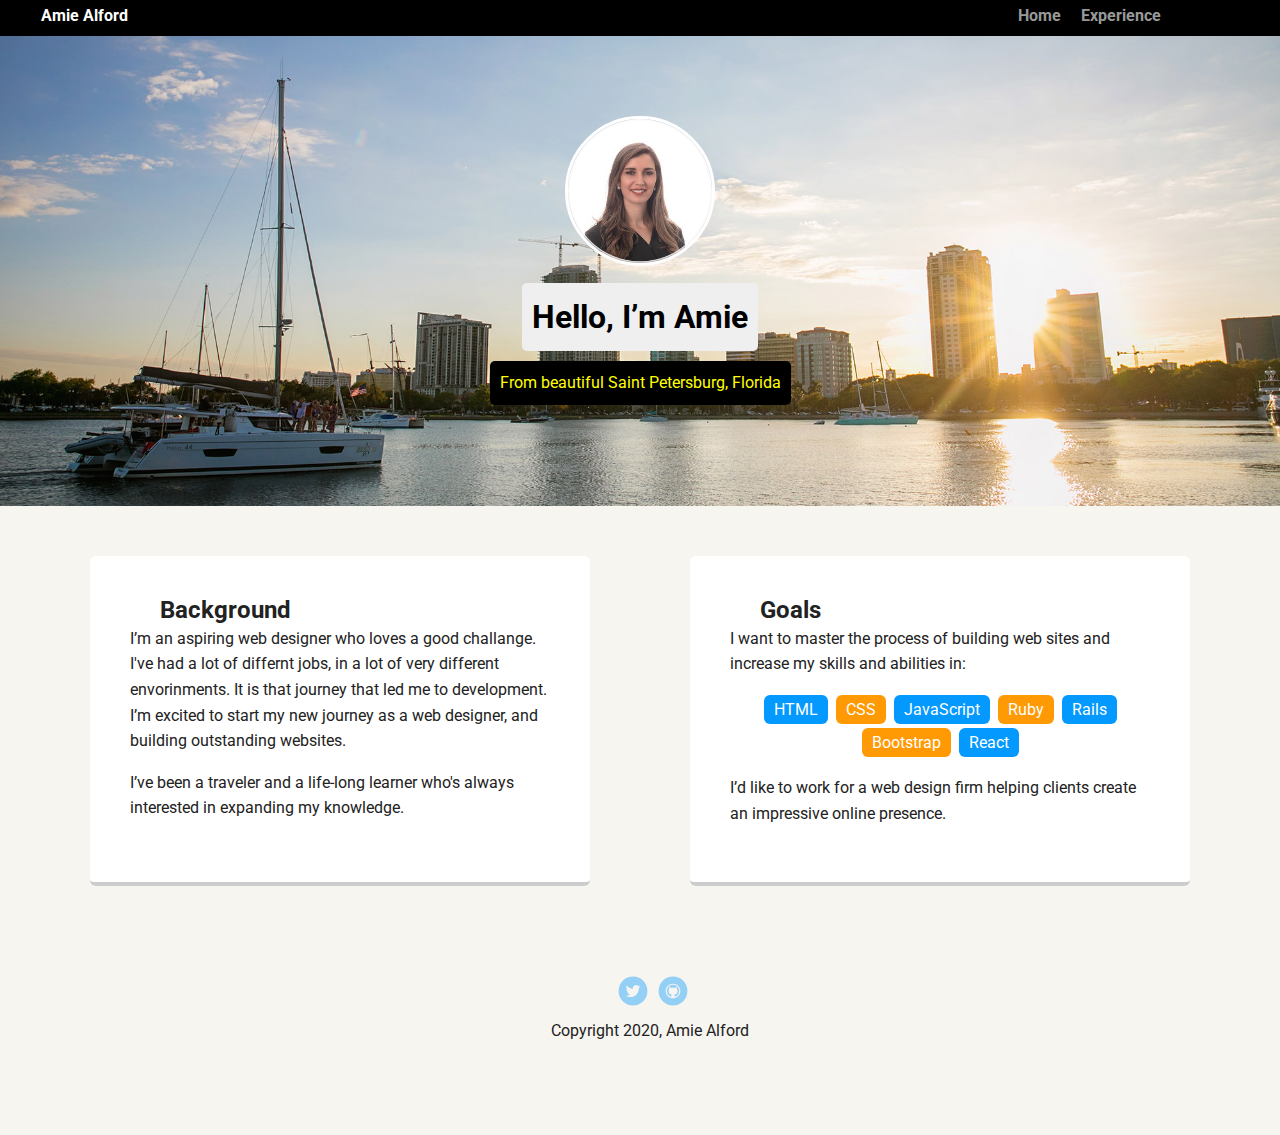
<file: portfolio_update_01/index.html>
<!doctype html>
<html lang="en">
<head>
  <meta charset="utf-8">
  <title>Amie Alford's Profile</title>
  <meta name="viewport" content="width=device-width, initial-scale=1.0">
  <link rel="stylesheet" type="text/css" href="styles.css">
  <link href="https://fonts.googleapis.com/css?family=Muli%7CRoboto:400,300,500,700,900" rel="stylesheet"></head>
  <body>

    <div class="main-nav">
        <ul class="nav">
          <li class="name">Amie Alford</li>
          <li><a href="index.html">Home</a></li>
          <li><a href="experience.html">Experience</a></li>
        </ul>
    </div>

    <header class="header">
      <img src="images/profile.png" alt="Profile Picture" class="profile-image">
      <h1 class="tag name">Hello, I’m Amie</h1>
      <p class="tag location"> From beautiful Saint Petersburg, Florida</p>
    </header>

    <main class="flex">
      <div class="card">
        <h2>Background</h2>
        <p>I’m an aspiring web designer who loves a good challange. I've had a lot of differnt jobs, in a lot of very different envorinments. It is that journey that led me to development. I’m excited to start my new journey as a web designer, and building outstanding websites.</p>
        <p>I’ve been a traveler and a life-long learner who's always interested in expanding my knowledge.</p>
      </div> 

      <div class="card">
        <h2>Goals</h2>
        <p>I want to master the process of building web sites and increase my skills and abilities in:</p>
        <ul class="skills">
          <li>HTML</li>
          <li>CSS</li>
          <li>JavaScript</li>
          <li>Ruby</li>
          <li>Rails</li>
          <li>Bootstrap</li>
          <li>React</li>
        </ul>
        <p>I’d like to work for a web design firm helping clients create an impressive online presence.</p>
      </div> 

    </main>
    <footer>
      <ul>
        <li><a href="https://twitter.com/amiealford" class="social twitter" target="_blank">Twitter</a></li>
        <li><a href="https://github.com/amiealford" class="social github" target="_blank">Github</a></li>
      </ul>
      <p class="copyright">Copyright 2020, Amie Alford</p>
    </footer>
  </body>
  </html>
</file>
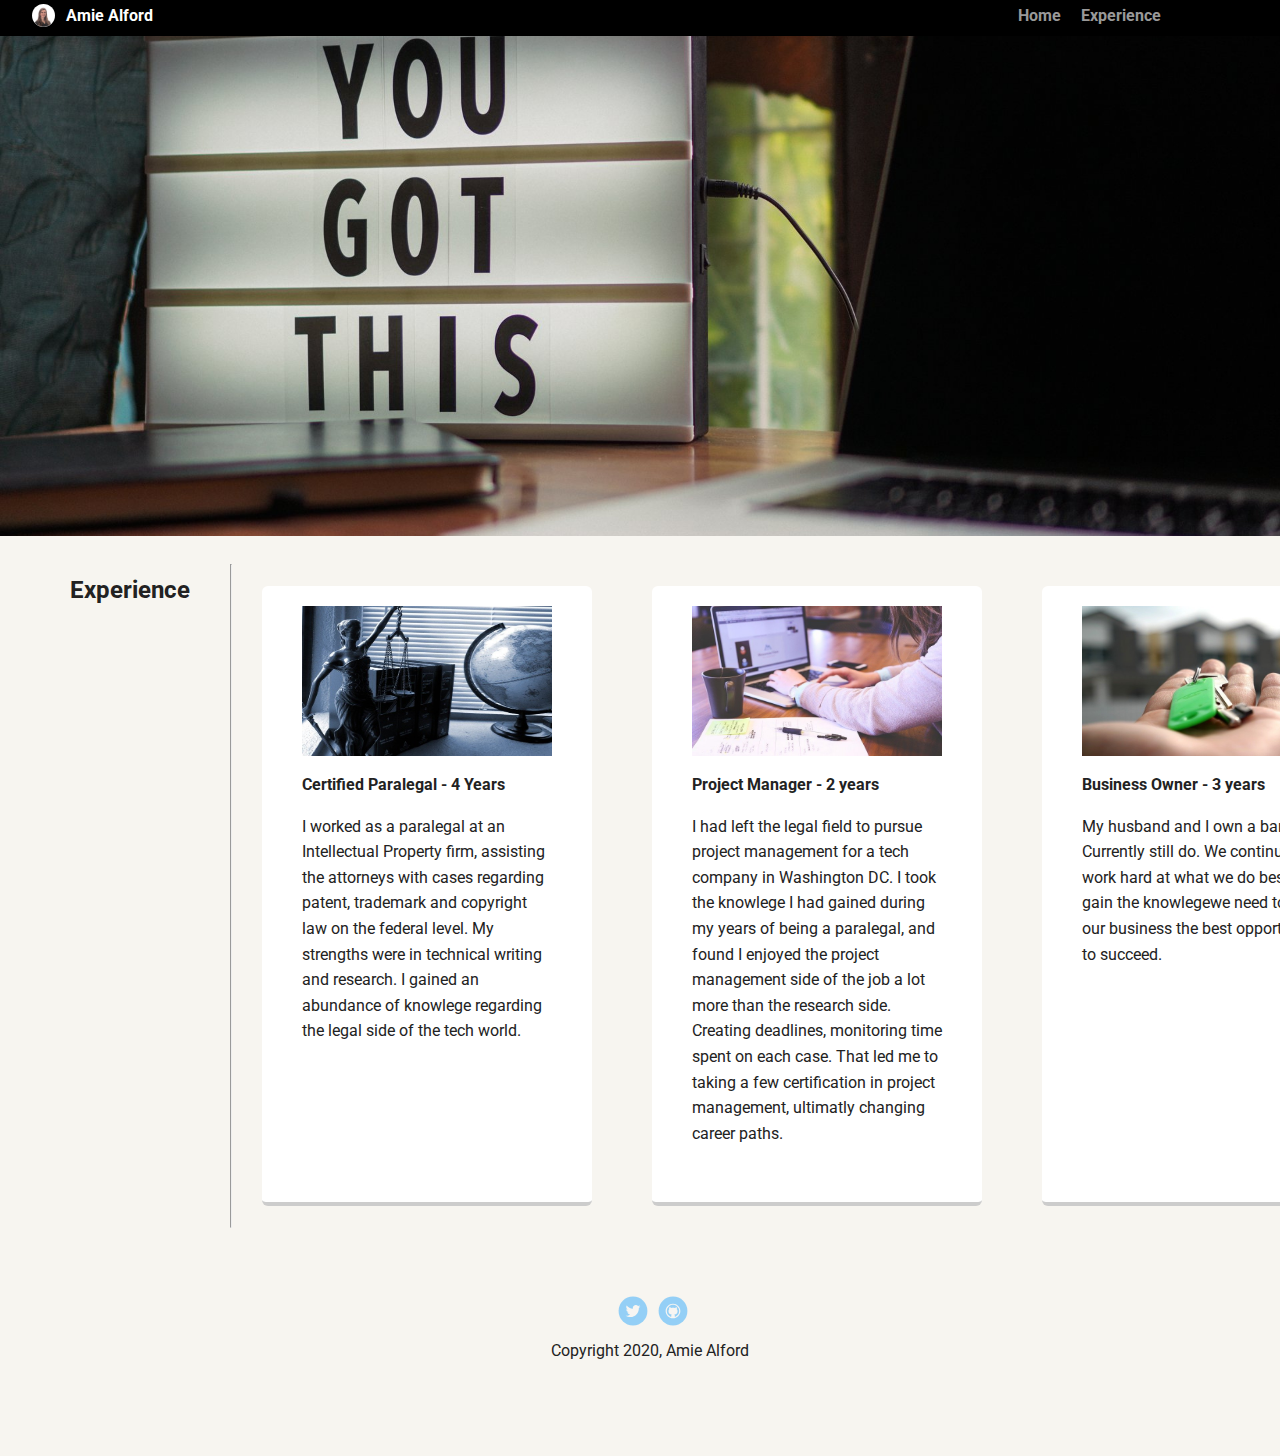
<file: portfolio_update_01/experience.html>
<!doctype html>
<html lang="en">
<head>
  <meta charset="utf-8">
  <title>Amie's Experience'</title>
  <meta name="viewport" content="width=device-width, initial-scale=1.0">
  <link rel="stylesheet" type="text/css" href="styles.css">
  <link href="https://fonts.googleapis.com/css?family=Muli%7CRoboto:400,300,500,700,900" rel="stylesheet"></head>
  <body>

    <div class="main-nav">
        <ul class="nav">
         <img src="images/profile.png" alt="Profile Picture" class="profile-img2">
          <li class="name">Amie Alford</li>
          <li><a href="index.html">Home</a></li>
          <li><a href="experience.html">Experience</a></li>
        </ul>
    </div>

    <header class="exp-background"> </header>

    <main class="flex">
       <h2>Experience</h2>
        <hr>
        <div class="card exp">
          <img src="images/paralegal.jpg" alt="Lady Liberty in represtation of the legal field" class="pic1 img">
          <p class="hd">Certified Paralegal
              - 4 Years
          </p>
          <p>I worked as a paralegal at an Intellectual Property firm, assisting the attorneys with cases regarding patent, trademark and copyright law on the federal level.  My strengths were in technical writing and research. I gained an abundance of knowlege regarding the legal side of the tech world.</p>
        </div> 
  
        <div class="card exp">
            <img src="images/projectmanagment.jpg" alt="picture symbolizing working hard as a project manager" class="pic2 img ">
            <p class="hd">Project Manager - 2 years</p>
            <p> I had left the legal field to pursue project management for a tech company in Washington DC. I took the knowlege I had gained during my years of being a paralegal, and found I enjoyed the project management side of the job a lot more than the research side. Creating deadlines, monitoring time spent on each case. That led me to taking a few certification in project management, ultimatly changing career paths. </p>
        </div>

        <div class="card exp">
            <img src="images/business owner.jpg" alt="picutre of keys to symbolize owning a business" class="pic3 img">
            <p class="hd">Business Owner - 3 years</p>
            <p> My husband and I own a bar. Currently still do. We continue to work hard at what we do best, and gain the knowlegewe need to give our business the best opportunity to succeed.  </p>
        </div>
  
      </main>
    <footer>
      <ul>
        <li><a href="https://twitter.com/amiealford" class="social twitter" target="_blank">Twitter</a></li>
        <li><a href="https://github.com/amiealford" class="social github" target="_blank">Github</a></li>
      </ul>
      <p class="copyright">Copyright 2020, Amie Alford</p>
    </footer>
  </body>
  </html>
</file>
<file: portfolio_update_01/styles.css>
/* Global Layout Set-up */
* { 
  box-sizing: border-box;
}
  
body {
  margin: 0;
  padding: 0;
  text-align: center;
  font-family: 'Roboto', sans-serif;
  color: #222;
  background: #f7f5f0;
}
/* Link Styles */

a {
  text-decoration: none;
  color: #999;
}
a:hover {
  color: #6633ff;
}

/* Section Styles */

.main-nav {
  width: 100%;
  background: black;
  min-height: 30px;
  padding: 1px;
  position: inherit;
  text-align: center;
  border-bottom: 50px;
  
}
.nav {
  display: flex;
  justify-content: space-around;
  font-weight: 700;
  list-style-type: none;
  margin: 0;
  padding: 0;
}

.nav .name {
    display: block;
    margin-right: auto;
    color: white;
}
.nav li {
  padding: 5px 10px 10px 10px;
}
.nav a {
  transition: all .5s;
}
.nav a:hover {
  color: white
}

.header {
  text-align: center;
  background: url('images/city.jpg') no-repeat top center ;
  background-size: cover;
  overflow: hidden;
  padding-top: 30px;
}
header {
  line-height: 1.5;
}
header .profile-image {
  margin-top: 50px;
  width: 150px;
  height: 150px;
  border-radius: 50%;
  border: 3px solid white;
  transition: all .5s;
}
header .profile-image:hover {
  transform: scale(1.2) rotate(5deg);
}
.tag {
  background-color: #efefef;
  color: black;
  padding: 10px;
  border-radius: 5px;
  display: table;
  margin: 10px auto;
} 
.location {
  background-color: black;
  color :yellow;
}
.card {
  margin: 30px;
  padding: 20px 40px 40px;
  max-width: 500px;
  text-align: left;
  background: #fff;
  border-bottom: 4px solid #ccc;
  border-radius: 6px;
  transition: all .5s;
}
.card:hover {
  border-color: #0399ff;
}

ul.skills {
  padding: 0;
  text-align: center;
}

.skills li {
  border-radius: 6px;
  display: inline-block;
  background: #ff9904;
  color: white;
  padding: 5px 10px;
  margin: 2px;
}

.skills li:nth-child(odd) {
  background: #0399ff;
}

footer {
  width: 100%;
  min-height: 30px;
  padding: 20px 0 40px 20px;
}

footer .copyright {
  top: -8px;
  font-size: .75em;
}

footer ul {
  list-style-type: none;
  margin: 0;
  padding: 0;
}

footer ul li {
  display: inline-block;
}

a.social {
  display: inline-block;
  text-indent: -9999px;
  margin-left: 5px;
  width: 30px;
  height: 30px;
  background-size: 30px 30px;
  opacity: .4;
  transition: all .5s;
}
a.twitter {
  background-image: url(images/twitter.svg);
}

a.github {
  background-image: url(images/github.svg);
}
a.social:hover {
  opacity: 1;
}
.clearfix {
  clear: both;
}

/* Styles for larger screens */
@media screen and (min-width: 720px) {
  
  .flex {
      display: -ms-flexbox;      /* TWEENER - IE 10 */
      display: flex; 
      max-width: 1200px;
      -ms-flex-pack: distribute;
      justify-content: space-around;
      margin: 0 auto;
  }

  header {
    min-height: 470px;
  }

  .nav {
    max-width: 1200px;
    padding: 0 30px;
  }


  main {
    padding-top: 20px;
  }

  main p {
    line-height: 1.6em;
  }

  footer {
    font-size: 1.3em;
    max-width: 1200px;
    margin: 40px auto;
  }

}

/* Experience page CSS */
.exp-background { 
  background: url('images/exp_background.jpg') no-repeat center center/cover;
  height: 500px;

}
 header .exp-background {
  width: 150px;
  height: 150px;
  border-radius: 50%;
  border: 1px solid black;

 }

 .profile-img2 {
  margin-top: 2px;
  justify-content: left;
  width: 25px;
  height: 25px;
  border-radius: 50%;
  border: 1px solid black;
  transition: all .5s;
 }

 .profile-img2:hover {
  transform: scale(3) rotate(0deg);
 }
.img {
  display: block;
  width: 250px;
  height: 150px;
}

.img2 {
  margin-top: 80px;
}

h2 {
  width: 120px;
  height: 10px;
  justify-content: space-around;
  margin-left: 30px;
  margin-right: 30px;
}

.hd {
  font-weight: bold;
}
hr {
  margin-left: 10px;
}

.exp:hover {
  border-color: black;
}
</file>
